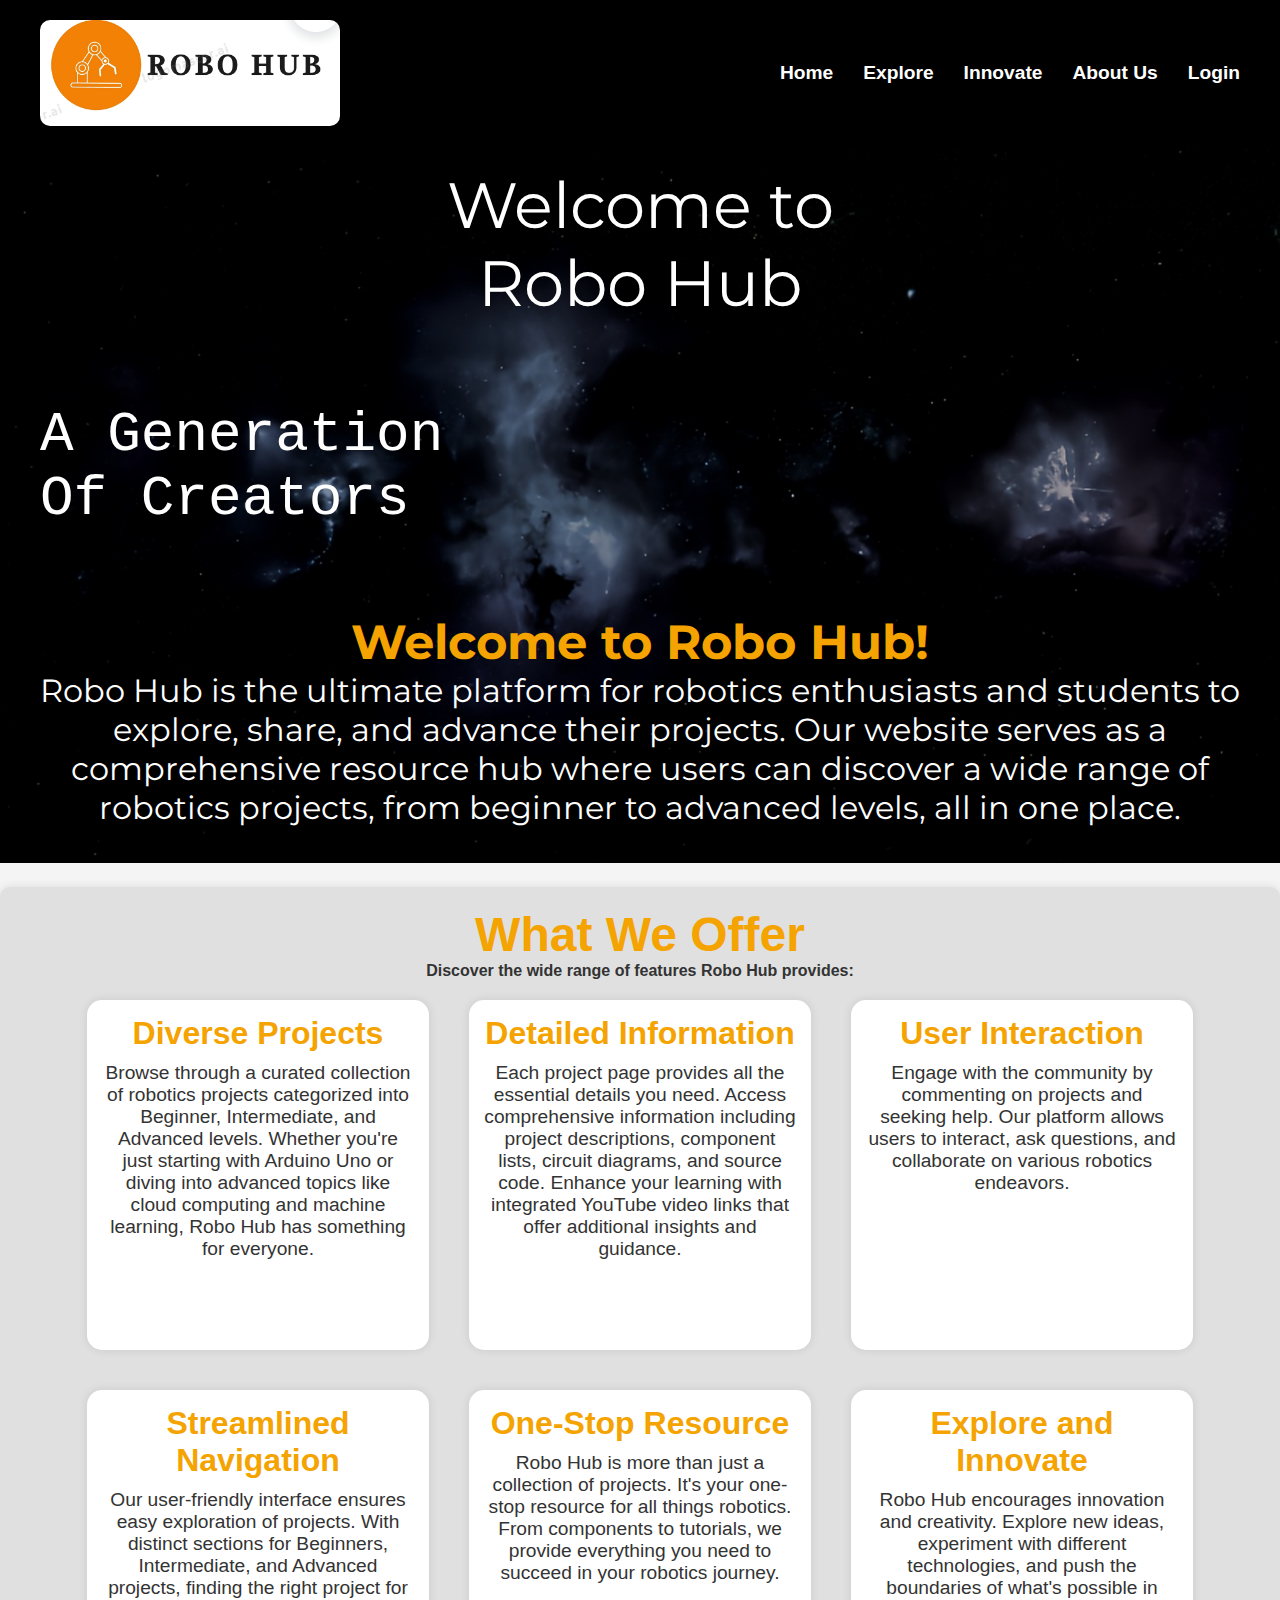
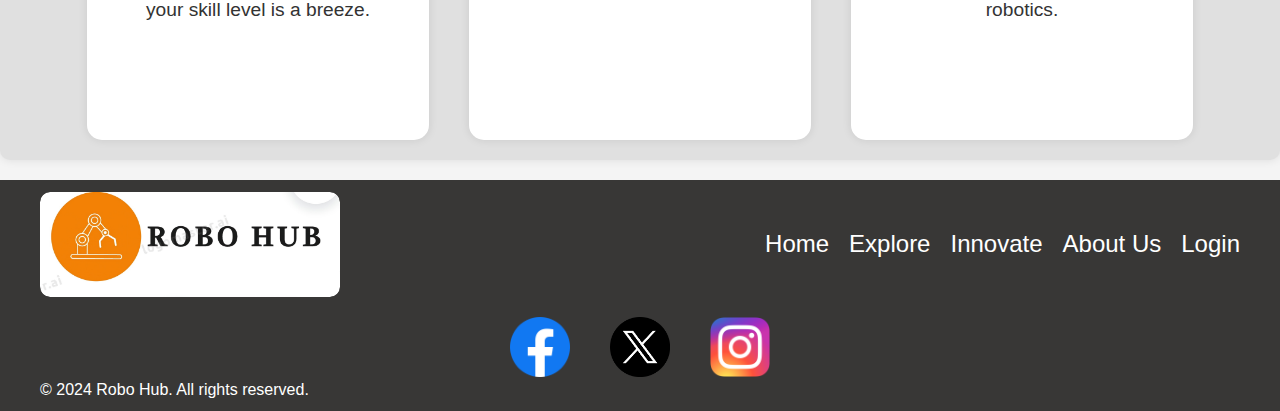
<file: Project Website 2/index.html>
<!DOCTYPE html>
<html lang="en">
<head>
    <meta charset="UTF-8">
    <meta name="viewport" content="width=device-width, initial-scale=1.0">
    <title>Home</title>
    <link rel="stylesheet" href="styles.css">
    <link rel="preconnect" href="https://fonts.googleapis.com">
    <link rel="preconnect" href="https://fonts.gstatic.com" crossorigin>
    <link href="https://fonts.googleapis.com/css2?family=EB+Garamond:wght@700&family=Montserrat:wght@700&family=Lato:wght@400&display=swap" rel="stylesheet">
</head>
<body>
    <header>
        <div class="logo">
            <img src="img\Logo 2.png" alt="Robo Hub Logo"/>
        </div>
        <nav>
            <a href="index.html">Home</a>
            <a href="explore.html">Explore</a>
            <a href="form.php">Innovate</a>
            <a href="about.html">About Us</a>
            <a href="login.php">Login</a>
        </nav>
    </header>

    <main>
        <section class="image-container">
            <img src="img\try1-vmake.jpeg" alt="Robo Hub Image">
            <div class="text-overlay">
                <div class="welcome-text">
                    <span class="line-1">Welcome to</span>
                    <span>Robo Hub</span>
                </div>
                <div class="bottom-left-text">
                    <span class="line-1">A Generation</span>
                    <span>Of Creators</span>
                </div>
                <div class="info-text">
                    <h2>Welcome to Robo Hub!</h2>
                    <p>Robo Hub is the ultimate platform for robotics enthusiasts and students to explore, share, and advance their projects. Our website serves as a comprehensive resource hub where users can discover a wide range of robotics projects, from beginner to advanced levels, all in one place.</p>
                </div>
            </div>
        </section>

        <section id="info">
            <h2>What We Offer</h2>
            <p><strong>Discover the wide range of features Robo Hub provides:</strong></p>
            <div class="main-points">
                <div class="main-point">
                    <h4>Diverse Projects</h4>
                    <p>Browse through a curated collection of robotics projects categorized into Beginner, Intermediate, and Advanced levels. Whether you're just starting with Arduino Uno or diving into advanced topics like cloud computing and machine learning, Robo Hub has something for everyone.</p>
                </div>
                <div class="main-point">
                    <h4>Detailed Information</h4>
                    <p>Each project page provides all the essential details you need. Access comprehensive information including project descriptions, component lists, circuit diagrams, and source code. Enhance your learning with integrated YouTube video links that offer additional insights and guidance.</p>
                </div>
                <div class="main-point">
                    <h4>User Interaction</h4>
                    <p>Engage with the community by commenting on projects and seeking help. Our platform allows users to interact, ask questions, and collaborate on various robotics endeavors.</p>
                </div>
                <div class="main-point">
                    <h4>Streamlined Navigation</h4>
                    <p>Our user-friendly interface ensures easy exploration of projects. With distinct sections for Beginners, Intermediate, and Advanced projects, finding the right project for your skill level is a breeze.</p>
                </div>
                <div class="main-point">
                    <h4>One-Stop Resource</h4>
                    <p>Robo Hub is more than just a collection of projects. It's your one-stop resource for all things robotics. From components to tutorials, we provide everything you need to succeed in your robotics journey.</p>
                </div>
                <div class="main-point">
                    <h4>Explore and Innovate</h4>
                    <p>Robo Hub encourages innovation and creativity. Explore new ideas, experiment with different technologies, and push the boundaries of what's possible in robotics.</p>
                </div>
            </div>
        </section>


    </main>

    <footer>
        <div class="footer-content">
            <div class="footer-logo">
                <img src="img\Logo 2.png" alt="Robo Hub Logo">
            </div>
            <div class="footer-links">
                <a href="index.html">Home</a>
                <a href="explore.html">Explore</a>
                <a href="form.php">Innovate</a>
                <a href="about.html">About Us</a>
                <a href="login.php">Login</a>
            </div>
        </div>
        <div class="footer-socials">
            <a href="#"><img src="img\facebook.png" alt="Facebook"></a>
            <a href="#"><img src="img\twitter.png" alt="Twitter"></a>
            <a href="#"><img src="img\instagram.png" alt="Instagram"></a>
        </div>
        <div class="footer-bottom">
            <p>&copy; 2024 Robo Hub. All rights reserved.</p>
        </div>
    </footer>
</body>
</html>
</file>
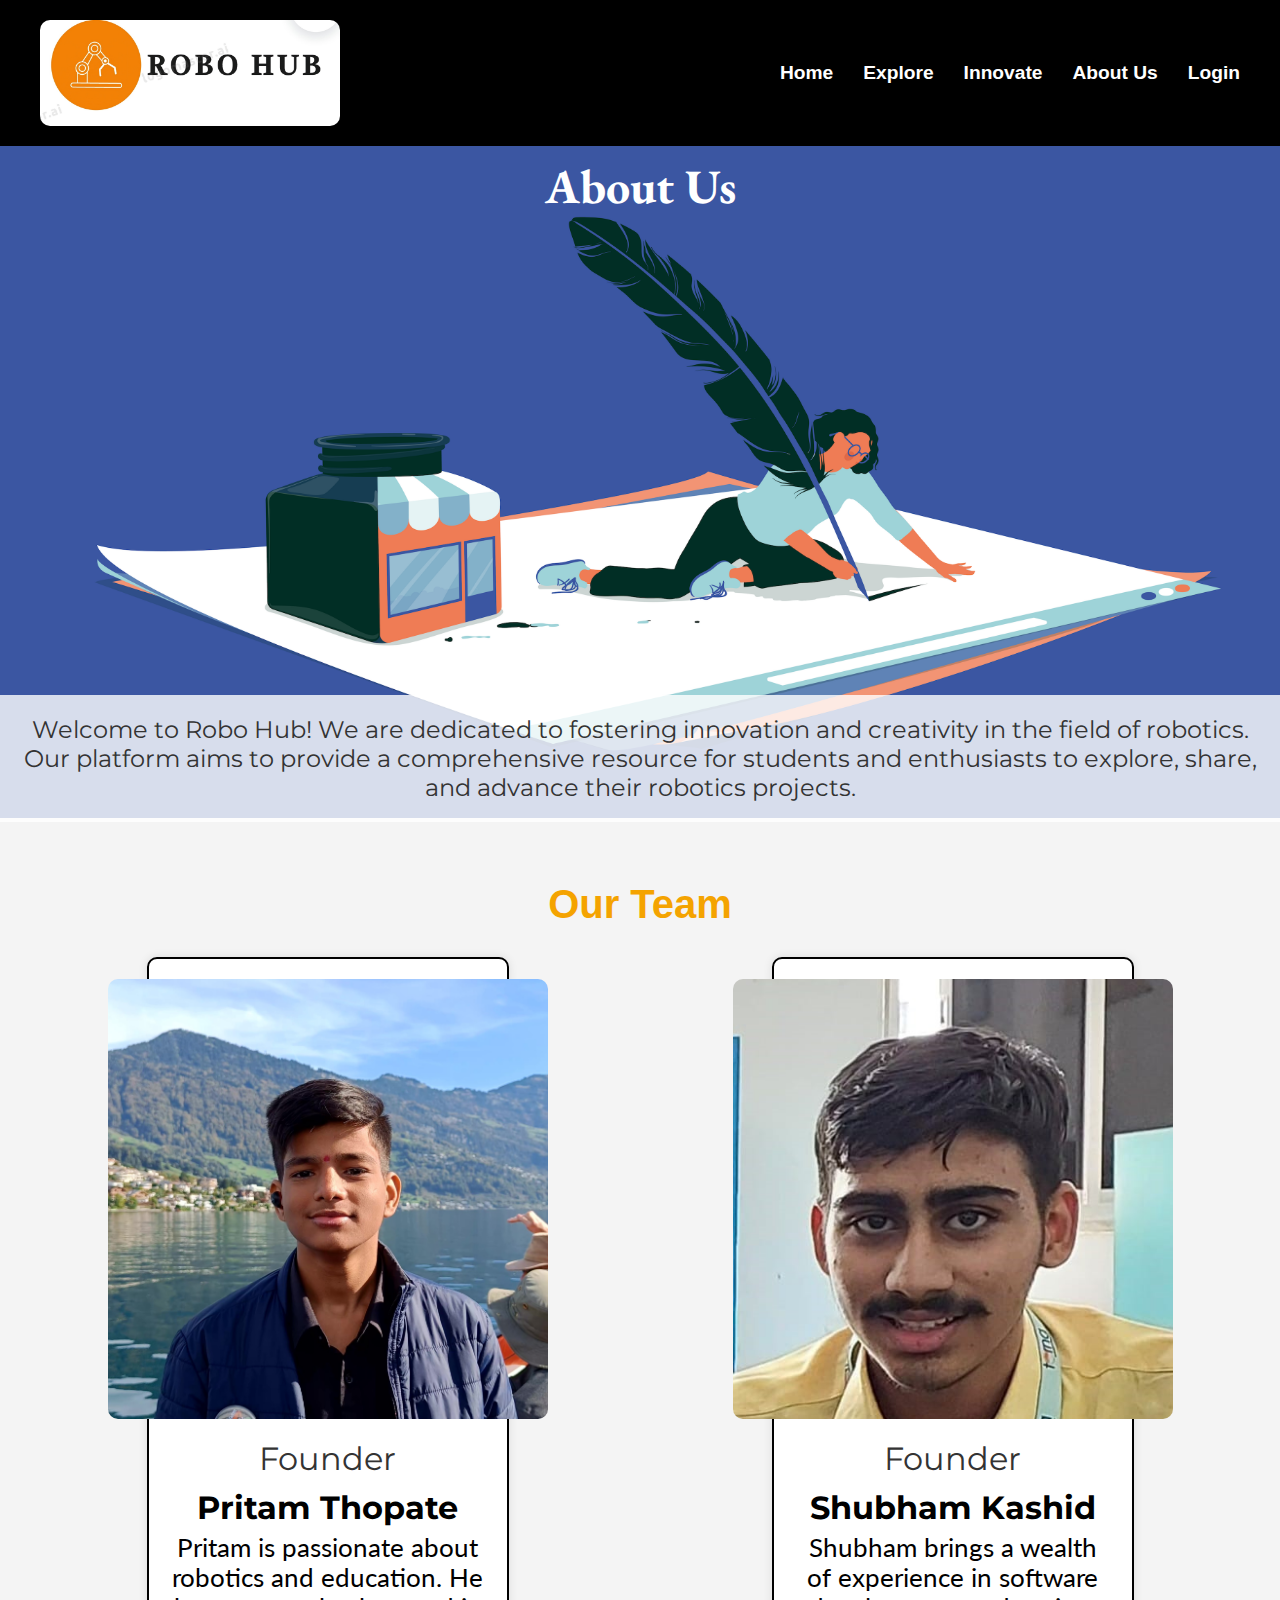
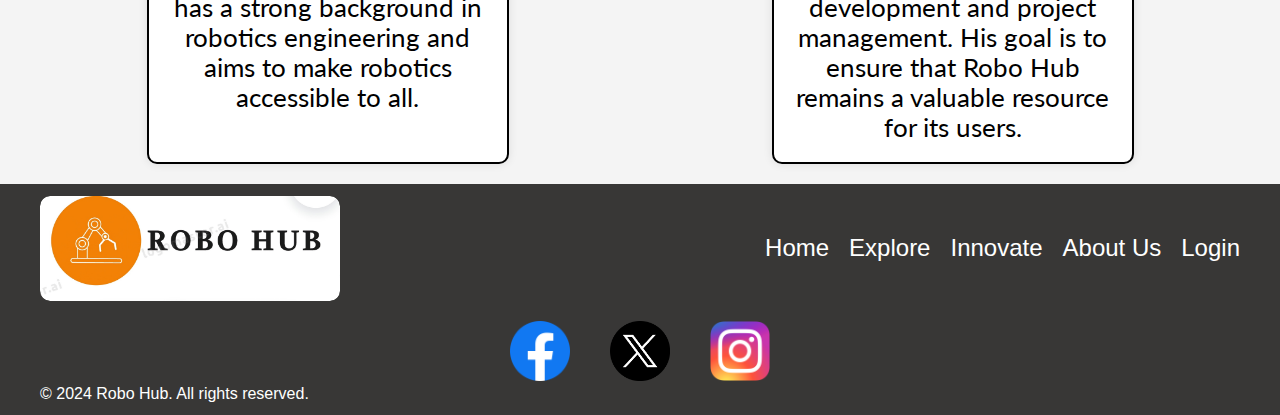
<file: Project Website 2/about.html>
<!DOCTYPE html>
<html lang="en">
<head>
    <meta charset="UTF-8">
    <meta name="viewport" content="width=device-width, initial-scale=1.0">
    <title>About Us</title>
    <link rel="stylesheet" href="about.css">
    <link rel="preconnect" href="https://fonts.googleapis.com">
    <link rel="preconnect" href="https://fonts.gstatic.com" crossorigin>
    <link href="https://fonts.googleapis.com/css2?family=EB+Garamond:wght@700&family=Montserrat:wght@700&family=Lato:wght@400&display=swap" rel="stylesheet">
</head>
<body>
    <header>
        <div class="logo">
            <img src="img\Logo 2.png" alt="Robo Hub Logo"/>
        </div>
        <nav>
            <a href="index.html">Home</a>
            <a href="explore.php">Explore</a>
            <a href="form.html">Innovate</a>
            <a href="about.html">About Us</a>
            <a href="login.php">Login</a>
        </nav>
    </header>

    <main>
        <!-- Image and title section -->
        <section class="about-image-container">
            <img src="img\about us.png" alt="About Us Image">
            <div class="about-title">
                <h1>About Us</h1>
            </div>
            <div class="welcome-message">
                <p>Welcome to Robo Hub! We are dedicated to fostering innovation and creativity in the field of robotics. Our platform aims to provide a comprehensive resource for students and enthusiasts to explore, share, and advance their robotics projects.</p>
            </div>
        </section>

        <section class="about-section">
            <h2>Our Team</h2>
            <div class="team-member-container">
                <div class="team-member">
                    <img src="img\pritam.jpeg" alt="Pritam Thopate">
                    <p class="position">Founder</p>
                    <h3>Pritam Thopate</h3>
                    <p>Pritam is passionate about robotics and education. He has a strong background in robotics engineering and aims to make robotics accessible to all.</p>
                </div>
                <div class="team-member">
                    <img src="img\shubham.jpeg" alt="Shubham Kashid">
                    <p class="position">Founder</p>
                    <h3>Shubham Kashid</h3>
                    <p>Shubham brings a wealth of experience in software development and project management. His goal is to ensure that Robo Hub remains a valuable resource for its users.</p>
                </div>
            </div>
        </section>
    </main>

    <footer>
    <div class="footer-content">
        <div class="footer-logo">
            <img src="img\Logo 2.png" alt="Robo Hub Logo">
        </div>
        <div class="footer-links">
            <a href="index.html">Home</a>
            <a href="explore.html">Explore</a>
            <a href="form.php">Innovate</a>
            <a href="about.html">About Us</a>
            <a href="login.php">Login</a>
        </div>
    </div>
    <div class="footer-socials">
        <a href="#"><img src="img\facebook.png" alt="Facebook"></a>
        <a href="#"><img src="img\twitter.png" alt="Twitter"></a>
        <a href="#"><img src="img\instagram.png" alt="Instagram"></a>
    </div>
    <div class="footer-bottom">
        <p>&copy; 2024 Robo Hub. All rights reserved.</p>
    </div>
</footer>
</body>
</html>
</file>
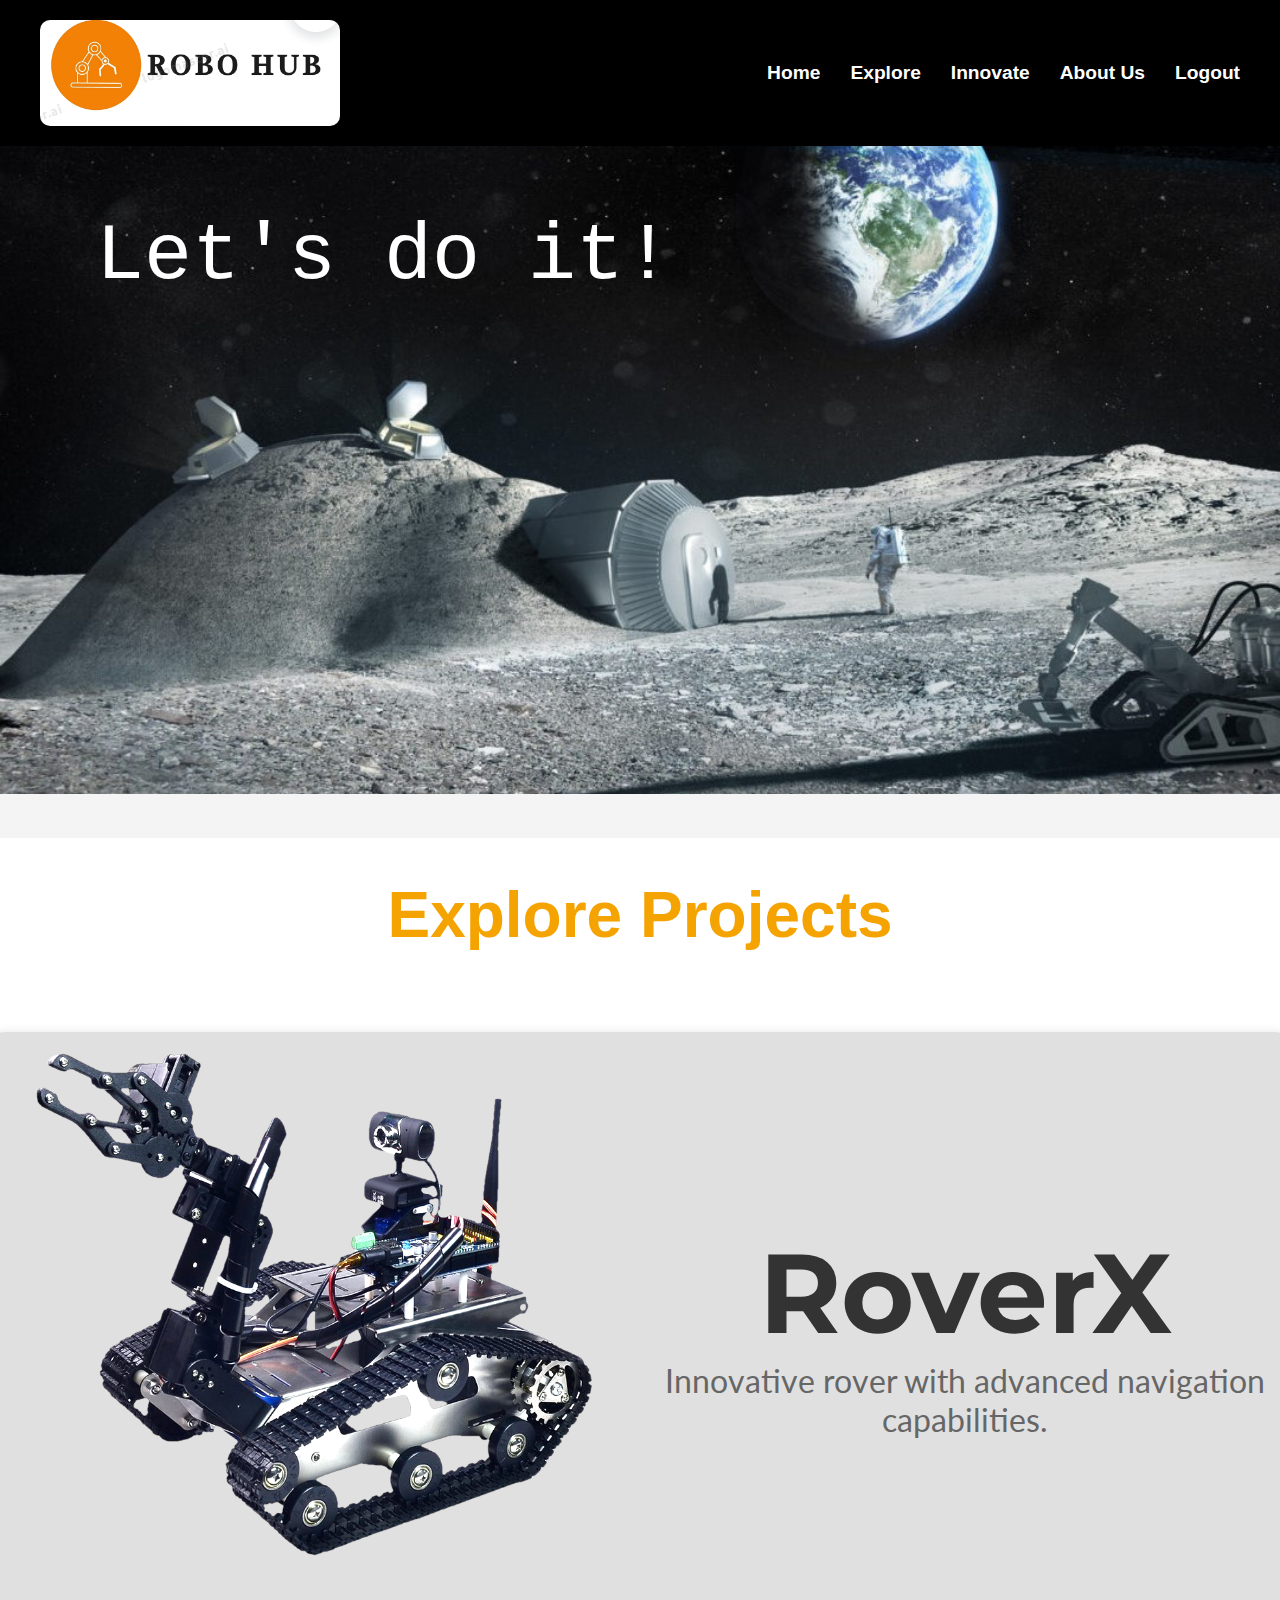
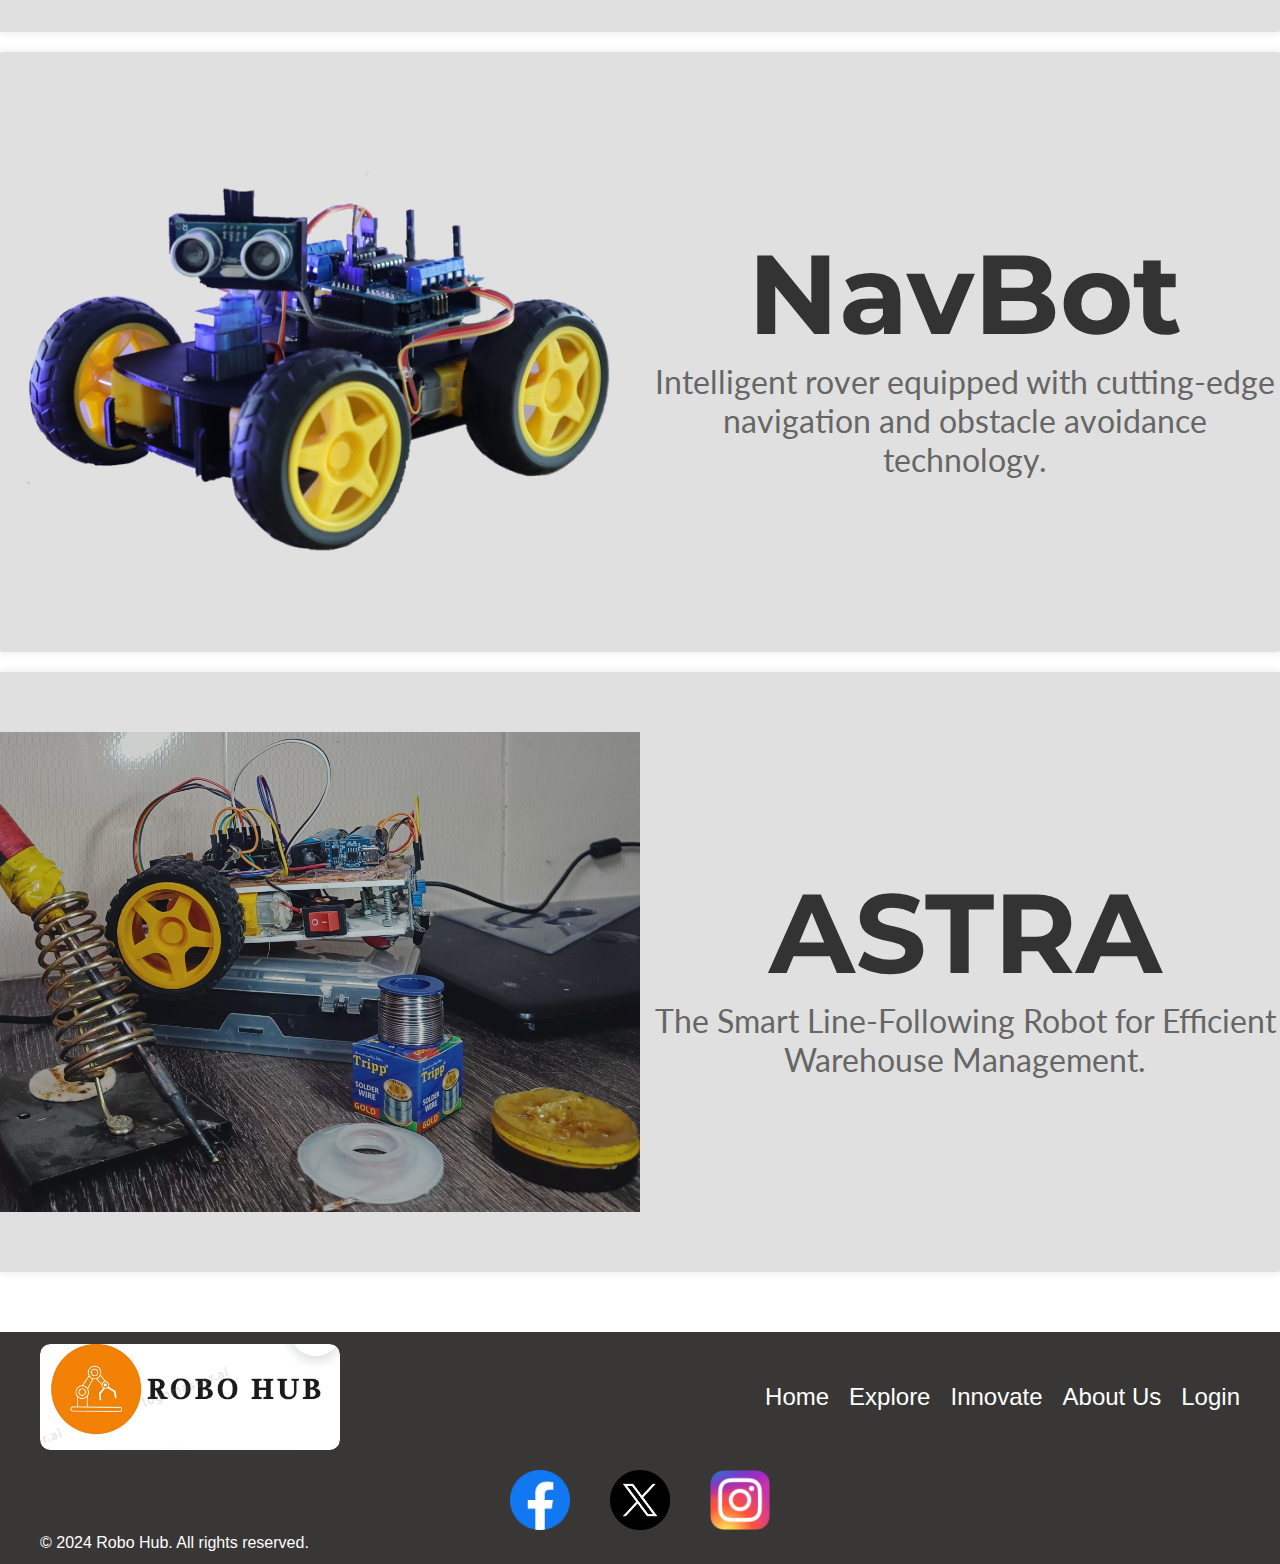
<file: Project Website 2/explore.html>
<!DOCTYPE html>
<html lang="en">
<head>
    <meta charset="UTF-8">
    <meta name="viewport" content="width=device-width, initial-scale=1.0">
    <title>Explore</title>
    <link rel="stylesheet" href="explore.css">
    <link rel="preconnect" href="https://fonts.googleapis.com">
    <link rel="preconnect" href="https://fonts.gstatic.com" crossorigin>
    <link href="https://fonts.googleapis.com/css2?family=EB+Garamond:wght@700&family=Montserrat:wght@700&family=Lato:wght@400&display=swap" rel="stylesheet">
</head>
<body>
    <header>
        <div class="logo">
            <img src="img/Logo 2.png" alt="Robo Hub Logo"/>
        </div>
        <nav>
            <a href="index.html">Home</a>
            <a href="explore.html">Explore</a>
            <a href="form.php">Innovate</a>
            <a href="about.html">About Us</a>
            <a href="logout.php">Logout</a> <!-- Update link to logout -->
        </nav>
    </header>

    <main>
        <section class="image-container">
            <img src="img/explore.jpg" alt="Explore Image">
            <div class="text-overlay">
                <div class="overlay-text">
                    <span>Let's do it!</span>
                </div>
            </div>
        </section>

        <section class="explore-container">
            <h2>Explore Projects</h2>
            <div class="projects-container">
                <!-- Example project 1 -->
                <a href="project1.html" class="project-link">
                    <div class="project-item">
                        <img src="img/project3.png" alt="Project 1">
                        <div class="project-info">
                            <h3>RoverX</h3>
                            <p>Innovative rover with advanced navigation capabilities.</p>
                        </div>
                    </div>
                </a>

                <!-- Example project 2-->
                <a href="project2.html" class="project-link">
                    <div class="project-item">
                        <img src="img/project2.png" alt="Project 2">
                        <div class="project-info">
                            <h3>NavBot</h3>
                            <p>Intelligent rover equipped with cutting-edge navigation and obstacle avoidance technology.</p>
                        </div>
                    </div>
                </a>

                <!-- Example project 3-->
                <a href="project3.html" class="project-link">
                    <div class="project-item">
                        <img src="img/project1.jpeg" alt="Project 3">
                        <div class="project-info">
                            <h3>ASTRA</h3>
                            <p>The Smart Line-Following Robot for Efficient Warehouse Management.</p>
                        </div>
                    </div>
                </a>
                <!-- Add more project items as needed -->
            </div>
        </section>
        
        <footer>
            <div class="footer-content">
                <div class="footer-logo">
                    <img src="img/Logo 2.png" alt="Robo Hub Logo">
                </div>
                <div class="footer-links">
                    <a href="index.html">Home</a>
                    <a href="explore.html">Explore</a>
                    <a href="form.php">Innovate</a>
                    <a href="about.html">About Us</a>
                    <a href="login.php">Login</a>
                </div>
            </div>
            <div class="footer-socials">
                <a href="#"><img src="img/facebook.png" alt="Facebook"></a>
                <a href="#"><img src="img/twitter.png" alt="Twitter"></a>
                <a href="#"><img src="img/instagram.png" alt="Instagram"></a>
            </div>
            <div class="footer-bottom">
                <p>&copy; 2024 Robo Hub. All rights reserved.</p>
            </div>
        </footer>
    </main>
</body>
</html>
</file>
<file: Project Website 2/styles.css>
/* Resetting some default styles */
* {
    margin: 0;
    padding: 0;
    box-sizing: border-box;
}

/* General body styling */
body {
    font-family: 'Quicksand', sans-serif;
    color: #333;
    background-color: #f4f4f4;
}

/* Header styling */
header {
    display: flex;
    justify-content: space-between;
    align-items: center;
    background-color: #000;
    color: #fff;
    padding: 20px 40px; /* Adjusted padding for header */
    position: relative;
    z-index: 1;
}

.logo {
    display: flex;
    align-items: center;
}

.logo img {
    width: 300px; /* Adjust size as needed */
    height: auto;
    border-radius: 10px; /* Optional: gives a rounded corner effect */
    margin-right: 20px;
}

.logo h1 {
    font-family: 'EB Garamond', serif;
    font-size: 2.5rem;
    letter-spacing: 2px;
    color: #f4a300;
    display: block;
    margin-bottom: 10px;
}




nav {
    display: flex;
    gap: 30px; /* Increased gap for larger font size */
}

nav a {
    color: #fff;
    text-decoration: none;
    font-weight: 600; /* Increased font weight */
    font-size: 1.2rem; /* Increased font size */
}

nav a:hover {
    text-decoration: underline;
}

/* Main section styling */
main {
    padding: 0; /* Remove default padding */
}

/* Image container */
.image-container {
    position: relative;
    margin-top: 0; /* Remove margin to fit directly under the header */
    width: 100%;
}

.image-container img {
    width: 100%;
    height: auto;
    max-width: none; /* Remove max-width constraint */
}

.text-overlay {
    position: absolute;
    top: 0;
    left: 0;
    right: 0;
    bottom: 0;
    display: flex;
    flex-direction: column;
    justify-content: space-between;
    padding: 20px;
    pointer-events: none; /* Ensures text does not block interactions with the image */
}

.welcome-text {
    font-family: 'Montserrat', sans-serif;
    font-size: 4rem; /* Increased font size */
    color: #fff;
    text-align: center;
}

.welcome-text .line-1 {
    display: block;
}

.info-text {
    font-family: 'Montserrat', sans-serif;
    font-size: 2rem; /* Increased font size */
    color: #fff;
    text-align: center;
    margin-top: auto;
    margin-bottom: 20px; /* Space from the bottom */
}

.bottom-left-text {
    font-family: 'Roboto Mono', monospace; /* Replace with desired robotics-related font */
    font-size: 3.5rem; /* Increased size */
    color: #fff;
    text-align: left;
    margin-left: 20px; /* Space from the left */
    margin-top: auto;
}

.bottom-left-text .line-1 {
    display: block;
}

/* Info section styling */
#info {
    text-align: center;
    background-color: #e0e0e0; /* New background color */
    padding: 20px;
    border-radius: 10px;
    box-shadow: 0 0 10px rgba(0,0,0,0.1);
    margin: 20px 0; /* Added margin for spacing */
}

h2 {
    color: #f4a300;
    font-size: 3rem; /* Increased font size */
}

h3 {
    color: #000;
    font-size: 1.5rem; /* Slightly larger font */
}

/* Main points section styling */
.main-points {
    display: flex;
    flex-wrap: wrap;
    gap: 40px; /* Reduced space between boxes */
    justify-content: center; /* Center the boxes */
    margin-top: 20px;
}

.main-point {
    background-color: #fff;
    border-radius: 15px;
    box-shadow: 0 0 10px rgba(0,0,0,0.1);
    padding: 15px; /* Reduced padding */
    width: calc(30% - 30px); /* Decreased width for 3 boxes per line */
    height: 350px; /* Decreased height */
    text-align: center;
    transition: transform 0.3s ease, box-shadow 0.3s ease;
}

.main-point:hover {
    transform: translateY(-10px); /* Bumping up effect */
    box-shadow: 0 15px 30px rgba(0,0,0,0.2); /* Enhanced shadow on hover */
}

.main-point h4 {
    font-size: 2rem; /* Adjusted font size */
    color: #f4a300;
    margin-bottom: 10px;
}

.main-point p {
    font-size: 1.2rem; /* Adjusted font size */
    color: #333;
}


/* Footer styling */
footer {
    background-color: #383736;
    color: #fff;
    padding: 12px 40px; /* Increase padding to make footer larger */
    display: flex;
    flex-direction: column;
    align-items: flex-start; /* Align items to the left */
    position: relative;
}

.footer-content {
    display: flex;
    justify-content: space-between;
    align-items: center;
    width: 100%;
    margin-bottom: 20px;
}

.footer-logo {
    display: flex;
    align-items: center;
    border-radius: 10px; /* Curved edges for logo */
    overflow: hidden; /* Ensure image fits within curved edges */
}

.footer-logo img {
    width: 300px; /* Increase logo size */
    height: auto;
    border-radius: 10px; /* Curved edges for logo */
}

.footer-links {
    display: flex;
    gap: 20px;
}

.footer-links a {
    color: #fff;
    text-decoration: none;
    font-size: 1.5rem; /* Increase font size */
}

.footer-links a:hover {
    color: #f4a300;
}

/* Social media icons styling */
.footer-socials {
    display: flex;
    justify-content: center; /* Center the icons */
    gap: 40px; /* Increase gap between icons */
    width: 100%;
}

.footer-socials a img {
    width: 60px; /* Increase social media icon size */
    height: auto;
}

/* Footer bottom styling */
.footer-bottom {
    text-align: center;
}

.footer-bottom p {
    font-size: 1rem;
}
</file>
<file: Project Website 2/about.css>
/* Resetting some default styles */
* {
    margin: 0;
    padding: 0;
    box-sizing: border-box;
}

/* General body styling */
body {
    font-family: 'Quicksand', sans-serif;
    color: #333;
    background-color: #f4f4f4;
}

/* Header styling */
header {
    display: flex;
    justify-content: space-between;
    align-items: center;
    background-color: #000;
    color: #fff;
    padding: 20px 40px;
    position: relative;
    z-index: 1;
}

.logo {
    display: flex;
    align-items: center;
}

.logo img {
    width: 300px; /* Adjust size as needed */
    height: auto;
    border-radius: 10px; /* Optional: gives a rounded corner effect */
    margin-right: 20px;
}

nav {
    display: flex;
    gap: 30px; /* Increased gap for larger font size */
}

nav a {
    color: #fff;
    text-decoration: none;
    font-weight: 600; /* Increased font weight */
    font-size: 1.2rem; /* Increased font size */
}

nav a:hover {
    text-decoration: underline;
}

/* Main section styling */
main {
    padding: 0; /* Remove default padding */
}

/* Image and title section */
.about-image-container {
    position: relative;
    width: 100%;
}

.about-image-container img {
    width: 100%;
    height: auto;
    max-width: none; /* Remove max-width constraint */
}

.about-title {
    position: absolute;
    top: 10px; /* Adjust top position as needed */
    left: 0;
    right: 0;
    display: flex;
    justify-content: center;
    align-items: center;
    height: 60px; /* Adjust height as needed */
}

.about-title h1 {
    font-family: 'EB Garamond', serif;
    font-size: 3rem; /* Adjust font size as needed */
    color: #fff;
    background: none; /* Remove any background color */
    padding: 0;
}

/* Welcome message styling */
.welcome-message {
    position: absolute;
    bottom: 0; /* Stick to the bottom of the container */
    left: 0;
    right: 0;
    padding: 20px;
    text-align: center;
    background-color: rgba(255, 255, 255, 0.8); /* Semi-transparent white background */
}

.welcome-message p {
    font-family: 'Montserrat', sans-serif;
    font-size: 1.5rem; /* Increased font size */
    color: #333;
    margin: 0;
}

/* About section styling */
.about-section {
    text-align: center;
    padding: 20px;
    margin-top: 40px; /* Add space above the 'Our Team' section */
}

.about-section h2 {
    color: #f4a300;
    font-size: 2.5rem; /* Larger font size for the heading */
    margin-bottom: 30px; /* Add space below the heading */
}

/* Updated team members styling */
.team-member-container {
    display: flex;
    justify-content: center; /* Center the boxes horizontally */
    flex-wrap: wrap;
    gap: 10px; /* Minimal gap between boxes */
}

.team-member {
    background-color: #fff;
    background-image: url('G:/Pritam/Project Website 2/img/team bg.jpg'); /* Use relative path */
    background-size: cover; /* Cover the entire box */
    background-position: center; /* Center the background image */
    background-repeat: no-repeat; /* Prevent background image repetition */
    border: 2px solid #000; /* Black border */
    border-radius: 10px;
    box-shadow: 0 0 10px rgba(0,0,0,0.1);
    padding: 20px;
    flex: 1 1 calc(30% - 10px); /* Further decreased width */
    max-width: calc(30% - 10px); /* Reduced maximum width */
    height: auto; /* Adjust height automatically based on content */
    display: flex;
    flex-direction: column;
    align-items: center;
    text-align: center;
    margin: 0 auto; /* Center each box */
    transition: transform 0.3s ease, box-shadow 0.3s ease; /* Smooth transition for effects */
}

.team-member img {
    width: 440px; /* Further increased image size */
    height: 440px; /* Further increased image size */
    border-radius: 10px;
    object-fit: cover; /* Ensures image fits within square frame */
    margin-bottom: 15px;
}

.team-member .position {
    font-size: 2rem; /* Font size for position */
    color: #333;
    margin: 5px 0; /* Reduced margin for closer spacing */
    font-family: 'Montserrat', sans-serif; /* Font family for position */
}

.team-member h3 {
    font-size: 2rem; /* Font size for name (same as position) */
    color: #000;
    margin: 5px 0; /* Reduced margin for closer spacing */
    font-family: 'Montserrat', sans-serif; /* Font family for name */
}

.team-member p {
    font-size: 1.6rem; /* Font size for description */
    color: #000;
    font-family: 'Lato', sans-serif; 
}

/* Hover effect for team members */
.team-member:hover {
    transform: scale(1.05); /* Slightly increase the size */
    box-shadow: 0 10px 20px rgba(0, 0, 0, 0.2); /* Add a more prominent shadow */
    border-color: #f4a300; /* Change border color on hover */
}

/* Footer styling */
footer {
    background-color: #383736;
    color: #fff;
    padding: 12px 40px; /* Increase padding to make footer larger */
    display: flex;
    flex-direction: column;
    align-items: flex-start; /* Align items to the left */
    position: relative;
}

.footer-content {
    display: flex;
    justify-content: space-between;
    align-items: center;
    width: 100%;
    margin-bottom: 20px;
}

.footer-logo {
    display: flex;
    align-items: center;
    border-radius: 10px; /* Curved edges for logo */
    overflow: hidden; /* Ensure image fits within curved edges */
}

.footer-logo img {
    width: 300px; /* Increase logo size */
    height: auto;
    border-radius: 10px; /* Curved edges for logo */
}

.footer-links {
    display: flex;
    gap: 20px;
}

.footer-links a {
    color: #fff;
    text-decoration: none;
    font-size: 1.5rem; /* Increase font size */
}

.footer-links a:hover {
    color: #f4a300;
}

/* Social media icons styling */
.footer-socials {
    display: flex;
    justify-content: center; /* Center the icons */
    gap: 40px; /* Increase gap between icons */
    width: 100%;
}

.footer-socials a img {
    width: 60px; /* Increase social media icon size */
    height: auto;
}

/* Footer bottom styling */
.footer-bottom {
    text-align: center;
}

.footer-bottom p {
    font-size: 1rem;
}
</file>
<file: Project Website 2/explore.css>
/* Resetting some default styles */
* {
    margin: 0;
    padding: 0;
    box-sizing: border-box;
}

/* General body styling */
body {
    font-family: 'Quicksand', sans-serif;
    color: #333;
    background-color: #f4f4f4;
}

/* Header styling */
header {
    display: flex;
    justify-content: space-between;
    align-items: center;
    background-color: #000;
    color: #fff;
    padding: 20px 40px;
    position: relative;
    z-index: 1;
}

.logo {
    display: flex;
    align-items: center;
}

.logo img {
    width: 300px; /* Adjust size as needed */
    height: auto;
    border-radius: 10px; /* Optional: gives a rounded corner effect */
    margin-right: 20px;
}

nav {
    display: flex;
    gap: 30px; /* Increased gap for larger font size */
}

nav a {
    color: #fff;
    text-decoration: none;
    font-weight: 600; /* Increased font weight */
    font-size: 1.2rem; /* Increased font size */
}

nav a:hover {
    text-decoration: underline;
}

/* Explore page main section */
.image-container {
    position: relative;
    width: 100%;
    margin-bottom: 40px; /* Space between image and following content */
}

.image-container img {
    width: 100%;
    height: auto;
}

.text-overlay {
    position: absolute;
    top: 10%; /* Adjust top position to move text slightly down from the top */
    left: 30%;
    transform: translateX(-50%);
    width: 100%;
    text-align: center;
}

.overlay-text {
    font-family: 'Roboto Mono', monospace; /* Replace with desired robotics-related font */
    font-size: 5rem; /* Large font size */
    color: #fff;
}

/* Explore container styling */
.explore-container {
    padding: 40px;
    background-color: #fff;
    text-align: center;
}

.explore-container h2 {
    color: #f4a300;
    font-size: 4rem;
    margin-bottom: 60px; /* Increased gap between heading and project boxes */
    font-family: 'Georgia', sans-serif; /* Change font family */
}

/* Container for project items */
.projects-container {
    display: flex;
    flex-wrap: wrap; /* Allows items to wrap to next line */
    justify-content: center; /* Center items horizontally */
    gap: 20px; /* Space between items */
    padding: 20px;
}

/* Individual project item styling */
.project-link {
    text-decoration: none;
    color: inherit; /* Ensure text color is inherited from parent */
}

.project-item {
    display: flex;
    align-items: center;
    background-color: #e0e0e0; /* Background color for the project box */
    border-radius: 15px;
    box-shadow: 0 0 10px rgba(0,0,0,0.1);
    overflow: hidden;
    width: 1300px; /* Increased width for larger project items */
    height: 600px; /* Fixed height to maintain proportion */
    transition: transform 0.3s ease, box-shadow 0.3s ease;
}

.project-item img {
    width: 50%; /* Width of the image */
    height: auto;
    object-fit: cover; /* Ensure image covers the space */
}

.project-info {
    flex: 1; /* Allow text to take up remaining space */
    padding: 10px;
}

.project-info h3 {
    font-family: 'Montserrat', sans-serif;
    font-size: 7rem; /* Font size for project name */
    color: #333;
}

.project-info p {
    font-family: 'Lato', sans-serif;
    font-size: 2rem; /* Font size for project info */
    color: #666;
}

.project-item:hover {
    transform: translateY(-10px); /* Bumping up effect */
    box-shadow: 0 15px 30px rgba(0,0,0,0.2); /* Enhanced shadow on hover */
}

/* Adjust layout for smaller screens */
@media (max-width: 800px) {
    .project-item {
        width: 90%; /* Adjust width for smaller screens */
    }
}

@media (max-width: 600px) {
    .project-item {
        width: 100%; /* Full width for very small screens */
    }
}

/* Footer styling */
footer {
    background-color: #383736;
    color: #fff;
    padding: 12px 40px; /* Increase padding to make footer larger */
    display: flex;
    flex-direction: column;
    align-items: flex-start; /* Align items to the left */
    position: relative;
}

.footer-content {
    display: flex;
    justify-content: space-between;
    align-items: center;
    width: 100%;
    margin-bottom: 20px;
}

.footer-logo {
    display: flex;
    align-items: center;
    border-radius: 10px; /* Curved edges for logo */
    overflow: hidden; /* Ensure image fits within curved edges */
}

.footer-logo img {
    width: 300px; /* Increase logo size */
    height: auto;
    border-radius: 10px; /* Curved edges for logo */
}

.footer-links {
    display: flex;
    gap: 20px;
}

.footer-links a {
    color: #fff;
    text-decoration: none;
    font-size: 1.5rem; /* Increase font size */
}

.footer-links a:hover {
    color: #f4a300;
}

/* Social media icons styling */
.footer-socials {
    display: flex;
    justify-content: center; /* Center the icons */
    gap: 40px; /* Increase gap between icons */
    width: 100%;
}

.footer-socials a img {
    width: 60px; /* Increase social media icon size */
    height: auto;
}

/* Footer bottom styling */
.footer-bottom {
    text-align: center;
}

.footer-bottom p {
    font-size: 1rem;
}
</file>
